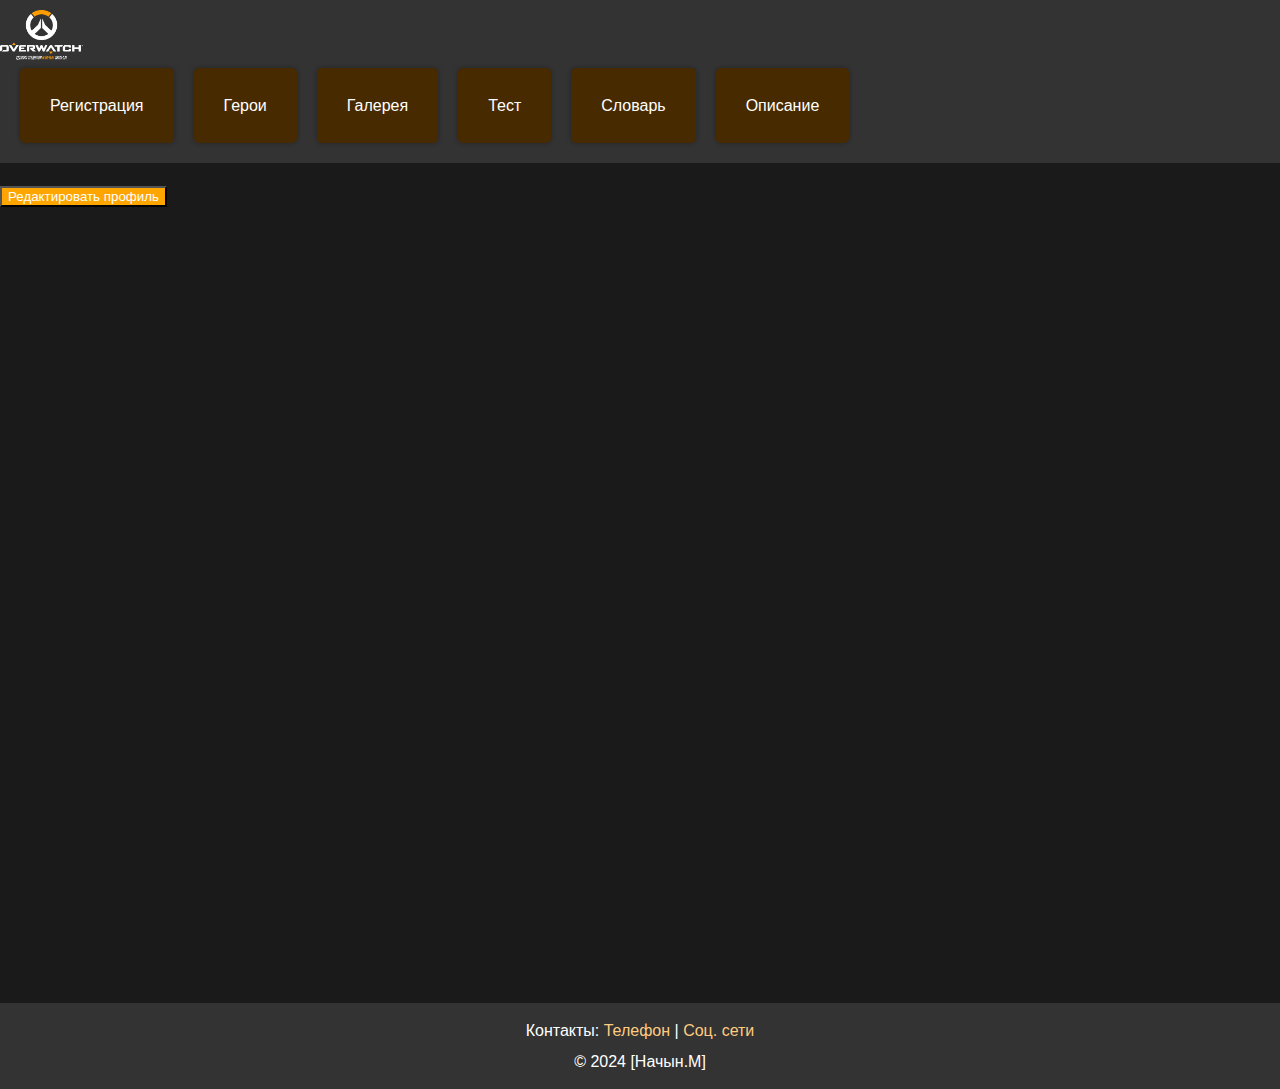
<file: index.html>
<!DOCTYPE html>
<html lang="ru">

<head>
    <meta charset="UTF-8">
    <meta name="viewport" content="width=device-width, initial-scale=1.0">
    <title>Профиль</title>
    <link rel="stylesheet" href="style.css">
</head>

<body>
    <header>
        <div id="logo">
            <img src="img/your-logo.png" alt="Your Logo">
        </div>
        <nav>
            <ul>
                <li><a href="index.html" id="current">Регистрация</a></li>
                <li><a href="heroes.html">Герои</a></li>
                <li><a href="gallery.html">Галерея</a></li>
                <li><a href="test.html">Тест</a></li>
                <li><a href="glossary.html">Словарь</a></li>
                <li><a href="description.html">Описание</a></li>
            </ul>
        </nav>
    </header>
    <div id="registrationModal" class="modal">
        <div class="modal-content">
            <span class="close-modal">&times;</span>
            <h2>Регистрация</h2>
            <div class="slide">
                <form name="auth" novalidate id="registrationForm">
                    <div>
                        <label for="nameInput">Имя</label>
                        <input type="text" id="nameInput" name="name" pattern="^[А-ЯЁ][а-яё]+" required>
                    </div>
                    <div>
                        <label for="dateInput">Дата рождения</label>
                        <input type="date" name="date" id="dateInput" min="1900-01-01" max="2024-11-02" required>
                    </div>
                    <div>
                        <label>Пол:</label><br>
                        <input type="radio" name="gender" value="Мужской" checked="true"> Мужской<br>
                        <input type="radio" name="gender" value="Женский"> Женский<br>
                    </div>
                    <input type="submit" value="Зарегистрироваться">
                </form>
            </div>
        </div>
    </div>

    <main>
        <div id="profile-slide" class="profile-slide">
            <div class="profile-info">
                <div id="name"></div>
                <div id="date"></div>
                <div id="gender"></div>
                <button id="editProfile">Редактировать профиль</button>
            </div>
        </div>

        <div id="editForm" style="display:none;" class="modal">
            <div class="modal-content">
                <span class="close-modal">&times;</span>
                <h2>Редактирование профиля</h2>
                <form id="editForm">
                    <div>
                        <label for="editName">Имя</label>
                        <input type="text" id="editName" pattern="^[А-ЯЁ][а-яё]+" required>
                    </div>
                    <div>
                        <label for="editDate">Дата рождения</label>
                        <input type="date" id="editDate" min="1900-01-01" max="2024-11-02" required>
                    </div>
                    <div>
                        <label>Пол:</label><br>
                        <input type="radio" id="editGenderMale" name="editGender" value="мужской" checked> Мужской<br>
                        <input type="radio" id="editGenderFemale" name="editGender" value="женский"> Женский<br>
                    </div>
                    <input type="submit" value="Сохранить изменения">
                </form>
            </div>
        </div>
    </main>
    <footer>
        <div>Контакты: <a href="tel:+7945582409">Телефон</a> | <a href="#">Соц. сети</a></div>
        <div>&copy; 2024 [Начын.М]</div>
    </footer>
    <script src="script.js"></script>
</body>

</html>
</file>
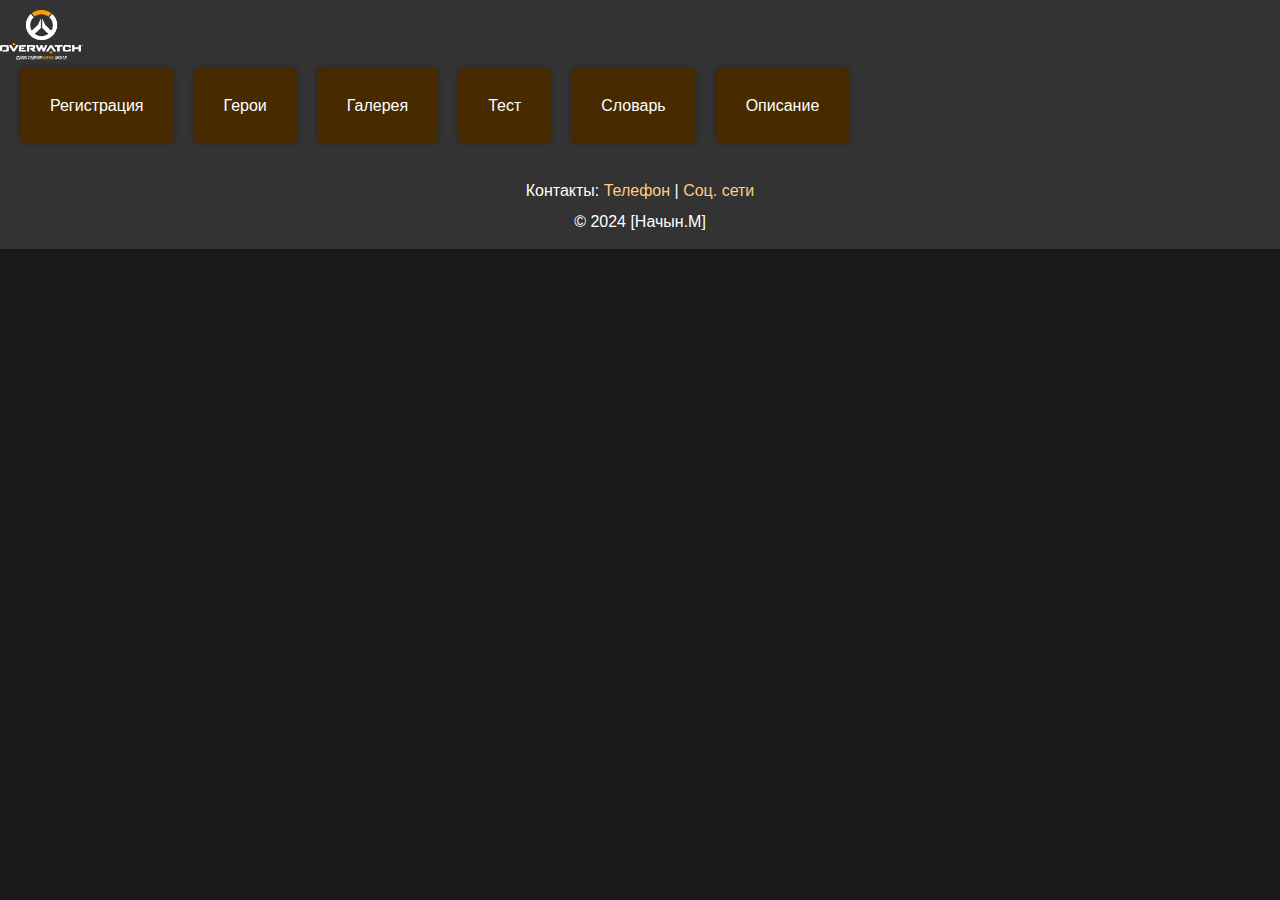
<file: description.html>
<!DOCTYPE html>
<html lang="ru">

<head>
    <meta charset="UTF-8">
    <meta name="viewport" content="width=device-width, initial-scale=1.0">
    <title>Overwatch 2 - описание</title>
    <link rel="stylesheet" href="style.css">
</head>

<body>

    <header>
        <div id="logo">
            <img src="img/your-logo.png" alt="Your Logo">
        </div>
        <nav>
            <ul>
                <li><a href="index.html">Регистрация</a></li>
                <li><a href="heroes.html">Герои</a></li>
                <li><a href="gallery.html">Галерея</a></li>
                <li><a href="test.html">Тест</a></li>
                <li><a href="glossary.html">Словарь</a></li>
                <li><a href="description.html" id="current">Описание</a></li>
            </ul>
        </nav>
    </header>
    <main id="content">
        <div class="tabs">
            <button class="tab-button active" data-tab="overview">Обзор</button>
            <button class="tab-button" data-tab="modes">Режимы игры</button>
            <button class="tab-button" data-tab="maps">Карты</button>
        </div>
        <div class="tab-content active" id="overview">
            <h2>Добро пожаловать на Overwatch 2!</h2>
            <p>Overwatch 2 - это динамичный шутер от первого лица с большим количеством героев, уникальными
                способностями и разнообразными режимами игры. Наслаждайтесь захватывающим геймплеем и дружелюбной
                атмосферой с друзьями!</p>
            <img src="img/ow2_cover.jpg" alt="Overwatch 2">
            <p>Здесь вы найдёте всё необходимое, чтобы узнать о мире Overwatch 2: от подробных описаний героев до
                стратегий в различных режимах.</p>
        </div>
        <div class="tab-content" id="modes">
            <h2>Режимы игры Overwatch 2</h2>
            <p>Наслаждайтесь захватывающими режимами, каждый из которых требует определенной стратегии и умений.</p>
            <ul>
                <li><strong>Захват точек:</strong> Классический режим, где команды соревнуются в захвате и удержании
                    контрольных точек.</li>
                <li><strong>Сопровождение:</strong> Команды соревнуются в доставке груза по карте.</li>
                <li><strong>Битва:</strong> Быстрый и динамичный режим с простыми правилами.</li>
                <li><strong>Командные бои:</strong> Много новых режимов с уникальными правилами!</li>
                <li><strong>Аркады:</strong> Множество разнообразных аркадных режимов, где вы можете испытать всё!</li>
            </ul>
        </div>
        <div class="tab-content" id="heroes">
            <h2>Герои Overwatch 2</h2>
            <p>Узнайте о каждом герое и выберите себе нового фаворита!</p>
        </div>
    </main>
    <footer>
        <div>Контакты: <a href="tel:+7945582409">Телефон</a> | <a href="#">Соц. сети</a></div>
        <div>&copy; 2024 [Начын.М]</div>
    </footer>
    <script src="script.js"></script>
</body>

</html>
</file>
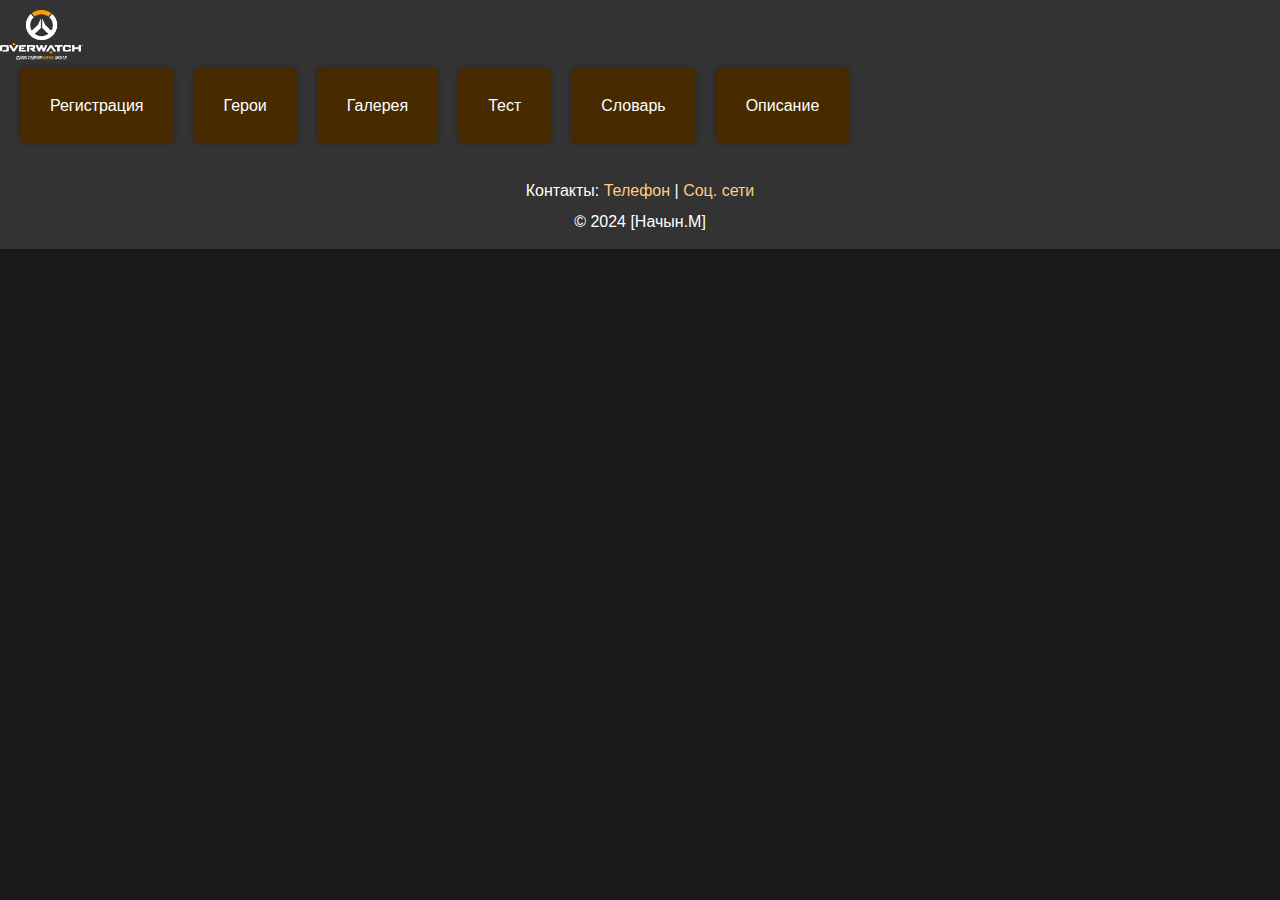
<file: gallery.html>
<!DOCTYPE html>
<html lang="en">

<head>
    <meta charset="UTF-8">
    <title>Overwatch 2 - Gallery</title>
    <link rel="stylesheet" href="style.css">
</head>

<body>
    <header>
        <div id="logo">
            <img src="img/your-logo.png" alt="Your Logo">
        </div>
        <nav>
            <ul>
                <li><a href="index.html">Регистрация</a></li>
                <li><a href="heroes.html">Герои</a></li>
                <li><a href="gallery.html" id="current">Галерея</a></li>
                <li><a href="test.html">Тест</a></li>
                <li><a href="glossary.html">Словарь</a></li>
                <li><a href="description.html">Описание</a></li>
            </ul>
        </nav>
    </header>
    <main id="content">
        <h1>Галерея изображений Overwatch 2</h1>
        <div class="gallery-container">
            <button id="prevButton" class="gallery-button">
                <span>назад</span>
            </button>
            <div class="gallery-slide">
                <div class="gallery-images">
                    <img src="img/umg/image1.jpg" alt="Image 1">
                    <img src="img/umg/image2.jpg" alt="Image 2">
                    <img src="img/umg/image3.jpg" alt="Image 3">
                    <img src="img/umg/image4.jpg" alt="Image 4">
                    <img src="img/umg/image5.jpg" alt="Image 5">
                    <img src="img/umg/image6.jpg" alt="Image 6">
                    <img src="img/umg/image7.jpg" alt="Image 7">
                    <img src="img/umg/image8.jpg" alt="Image 8">
                    <img src="img/umg/image9.jpg" alt="Image 9">
                    <img src="img/umg/image10.jpg" alt="Image 10">
                </div>
            </div>
            <button id="nextButton" class="gallery-button">
                <span>вперёд</span>
            </button>
        </div>
    </main>
    <footer>
        <div>Контакты: <a href="tel:+7945582409">Телефон</a> | <a href="#">Соц. сети</a></div>
        <div>&copy; 2024 [Начын.М]</div>
    </footer>
    <script src="script.js"></script>
</body>

</html>
</file>
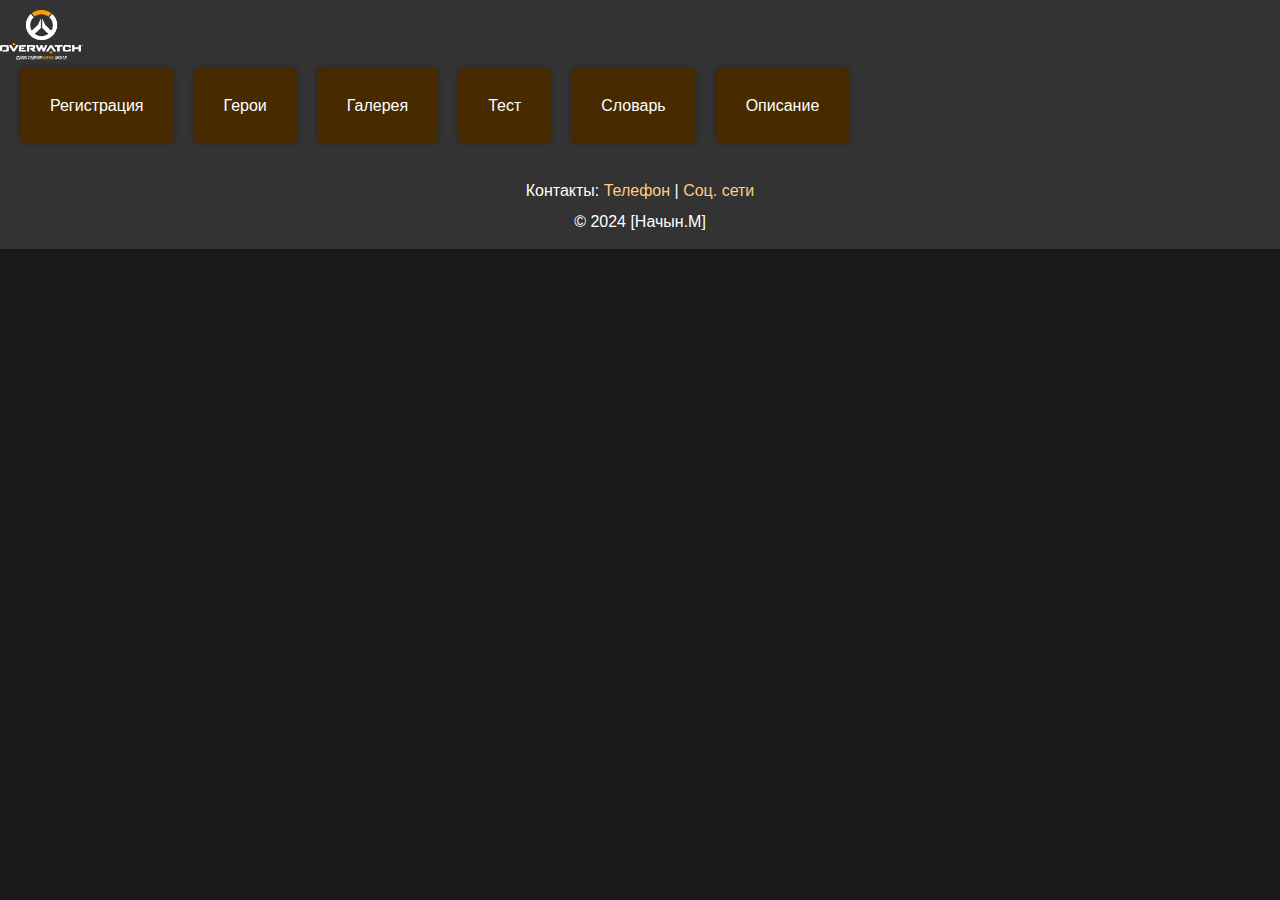
<file: glossary.html>
<!DOCTYPE html>
<html lang="en">

<head>
    <meta charset="UTF-8">
    <title>Overwatch 2 - Glossary</title>
    <link rel="stylesheet" href="style.css">
</head>

<body>
    <header>
        <div id="logo">
            <img src="img/your-logo.png" alt="Your Logo">
        </div>
        <nav>
            <ul>
                <li><a href="index.html">Регистрация</a></li>
                <li><a href="heroes.html">Герои</a></li>
                <li><a href="gallery.html">Галерея</a></li>
                <li><a href="test.html">Тест</a></li>
                <li><a href="glossary.html" id="current">Словарь</a></li>
                <li><a href="description.html">Описание</a></li>
            </ul>
        </nav>
    </header>
    <main id="content">
        <h1>Словарь терминов Overwatch 2</h1>
        <input type="text" id="search-term" placeholder="Поиск термина...">
        <button id="search-button">Поиск</button>
        <button id="end-search-button" style="display: none;">Закончить поиск</button>
        <ul id="glossary-list">
            <li>
                <span class="term">Танк</span>
                <span class="definition">Герой с большим запасом здоровья, способный защищать команду.</span>
            </li>
            <li>
                <span class="term">Урон</span>
                <span class="definition">Герой, способный наносить значительное количество урона противникам.</span>
            </li>
            <li>
                <span class="term">Поддержка</span>
                <span class="definition">Герой, способный лечить союзников или помогать команде другими
                    способами.</span>
            </li>
            <li>
                <span class="term">Хитскан</span>
                <span class="definition">Герой, у которого пули моментально попадают в цель, без траектории.</span>
            </li>
            <li>
                <span class="term">Контрпик</span>
                <span class="definition">Герой, который эффективен против определённого героя.</span>
            </li>
            <li>
                <span class="term">Спам</span>
                <span class="definition">Повторяющиеся действия или умения с целью нанести урон.</span>
            </li>
            <li>
                <span class="term">Фланкер</span>
                <span class="definition">Герой, который обходит врага с фланга для атаки.</span>
            </li>
            <li>
                <span class="term">Пик</span>
                <span class="definition">Выбор определённого героя.</span>
            </li>
            <li>
                <span class="term">Ульта</span>
                <span class="definition">Мощное умение героя, которое нужно заряжать.</span>
            </li>
            <li>
                <span class="term">КД</span>
                <span class="definition">Время перезарядки умения.</span>
            </li>
        </ul>
    </main>
    <footer>
        <div>Контакты: <a href="tel:+7945582409">Телефон</a> | <a href="#">Соц. сети</a></div>
        <div>&copy; 2024 [Начын.М]</div>
    </footer>
    <script src="script.js"></script>
</body>

</html>
</file>
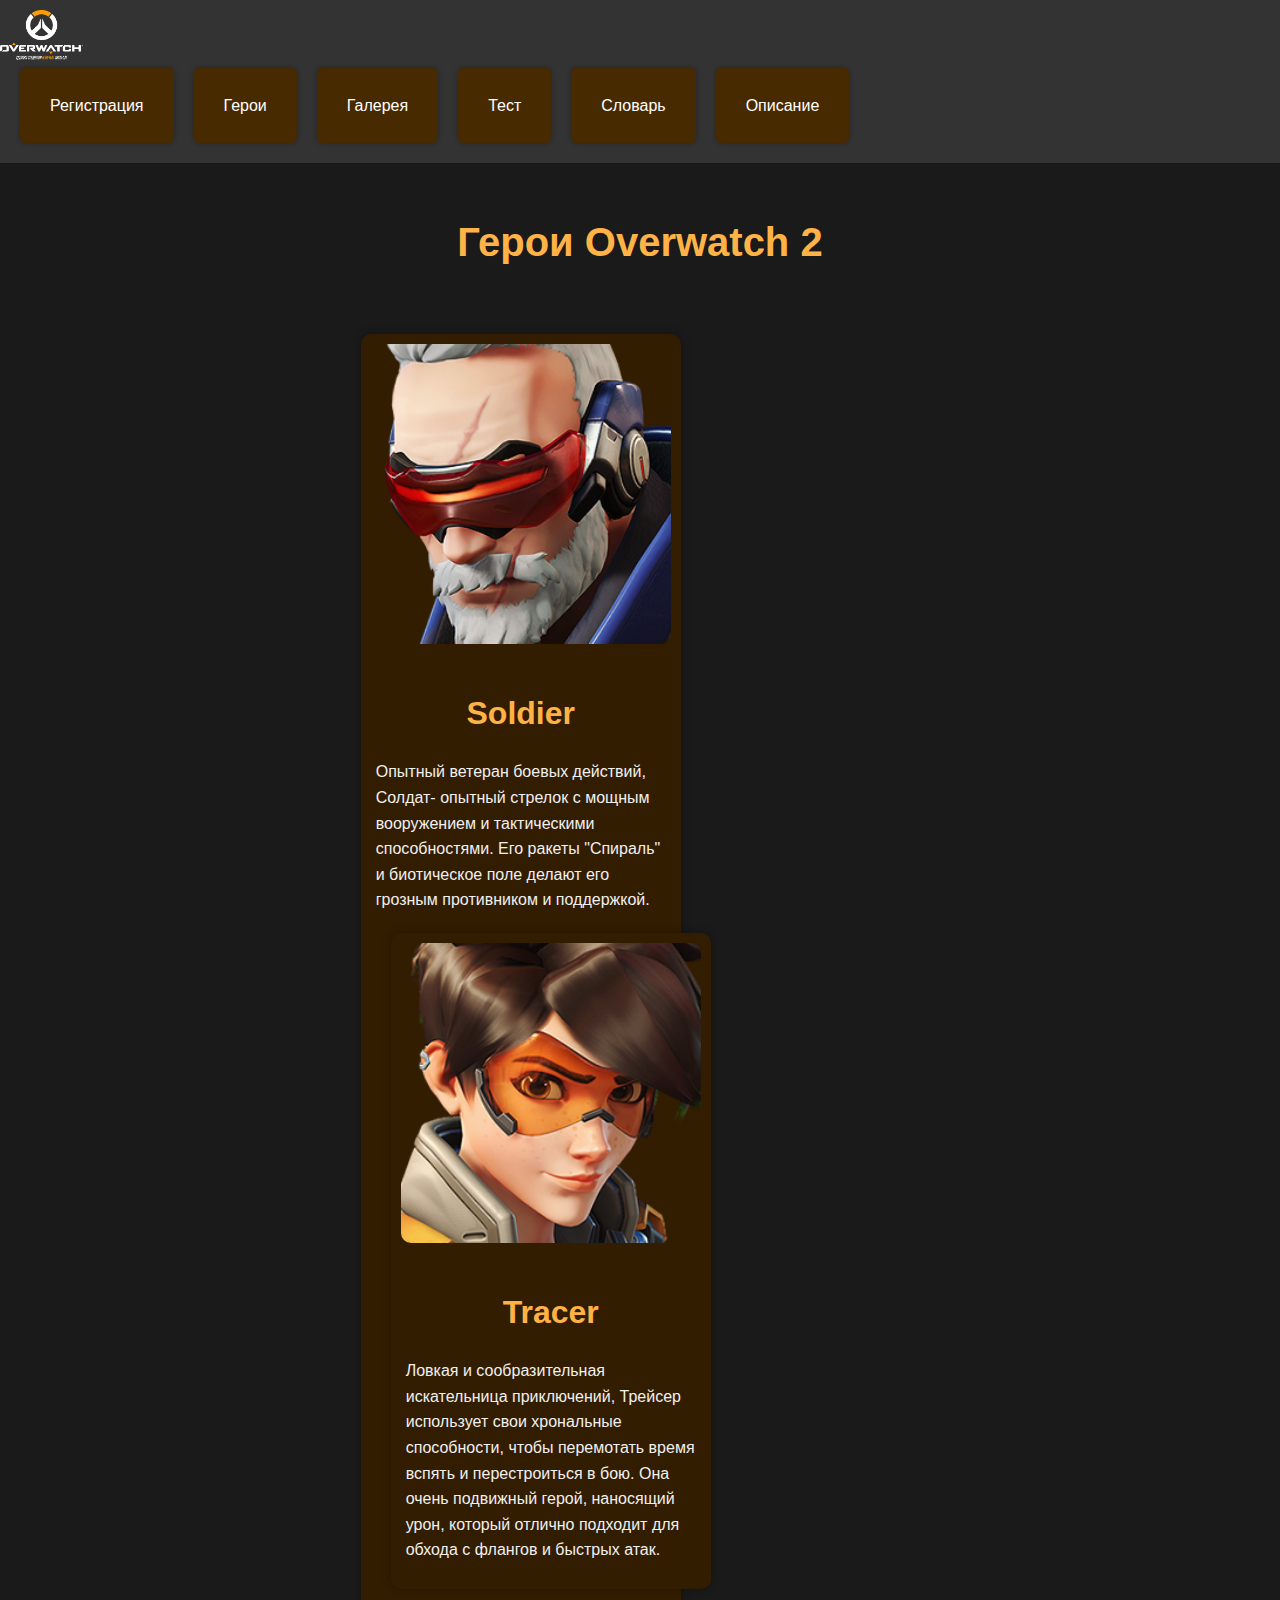
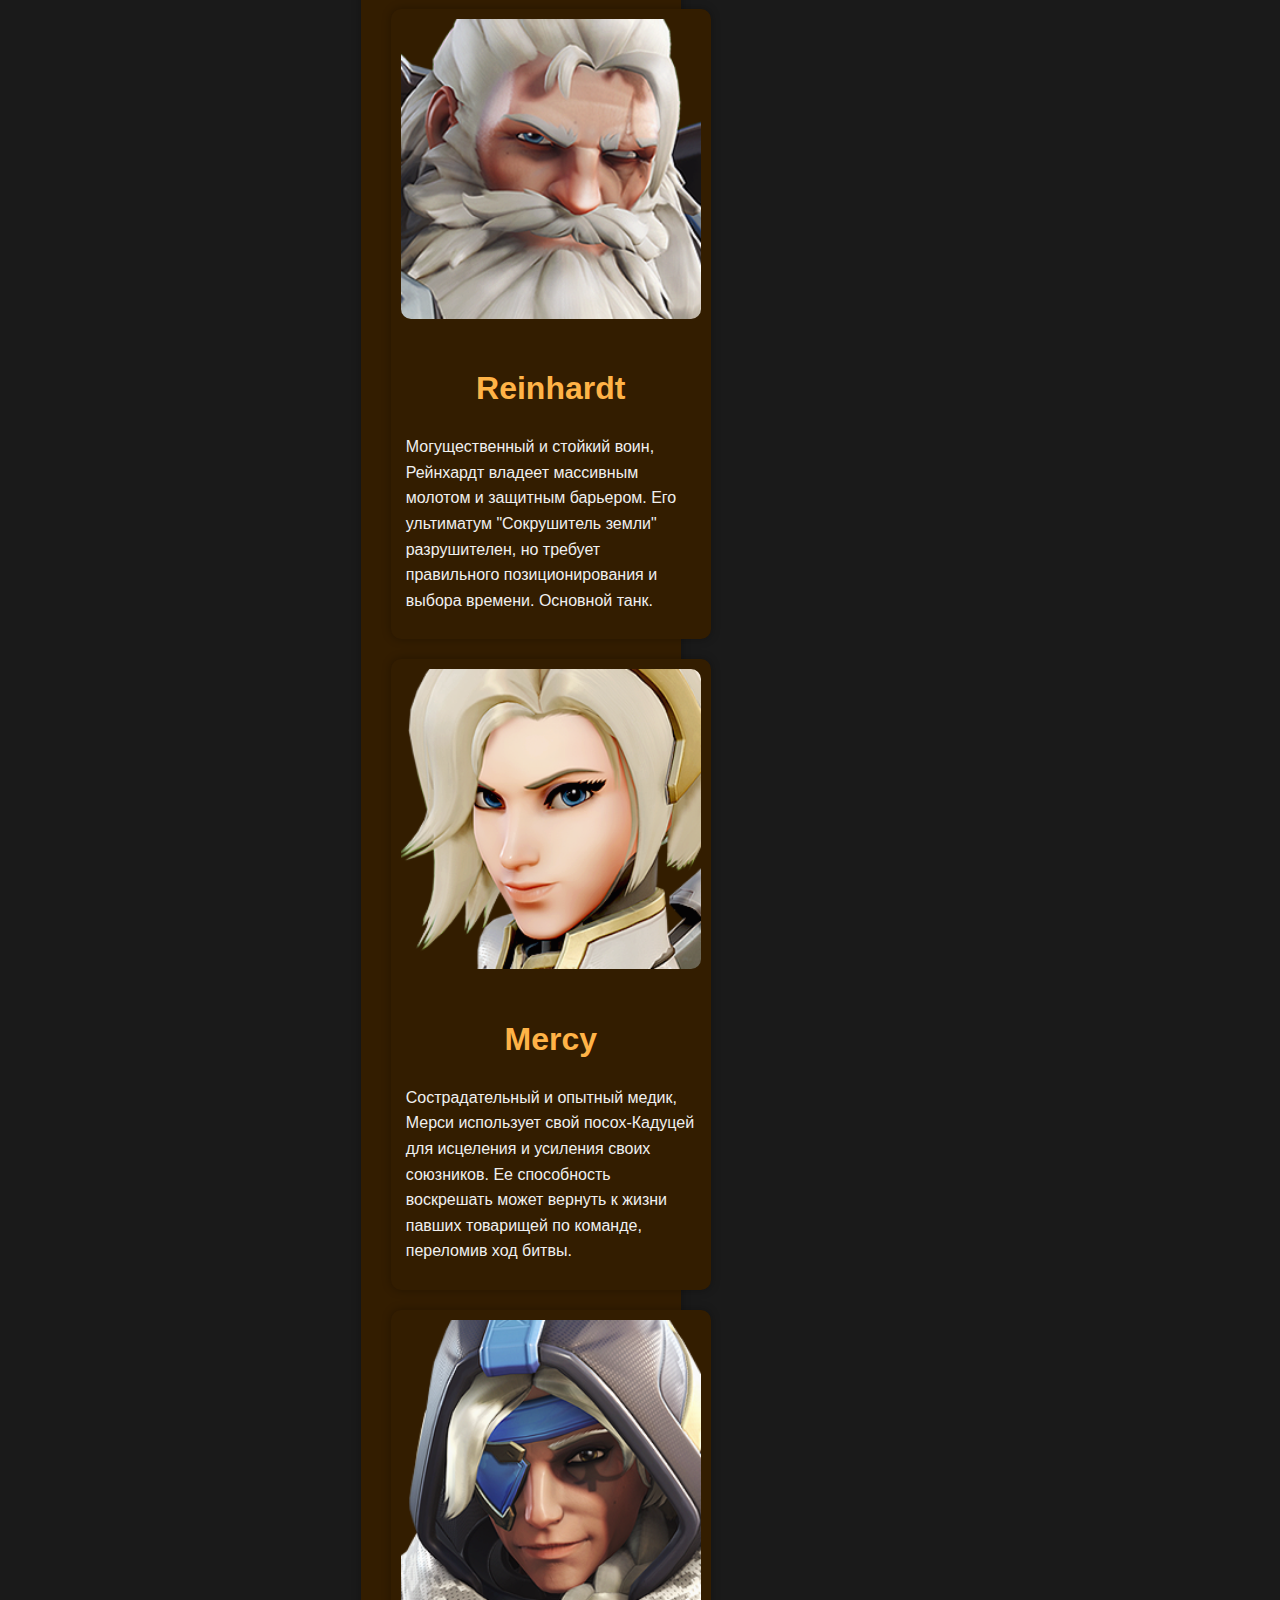
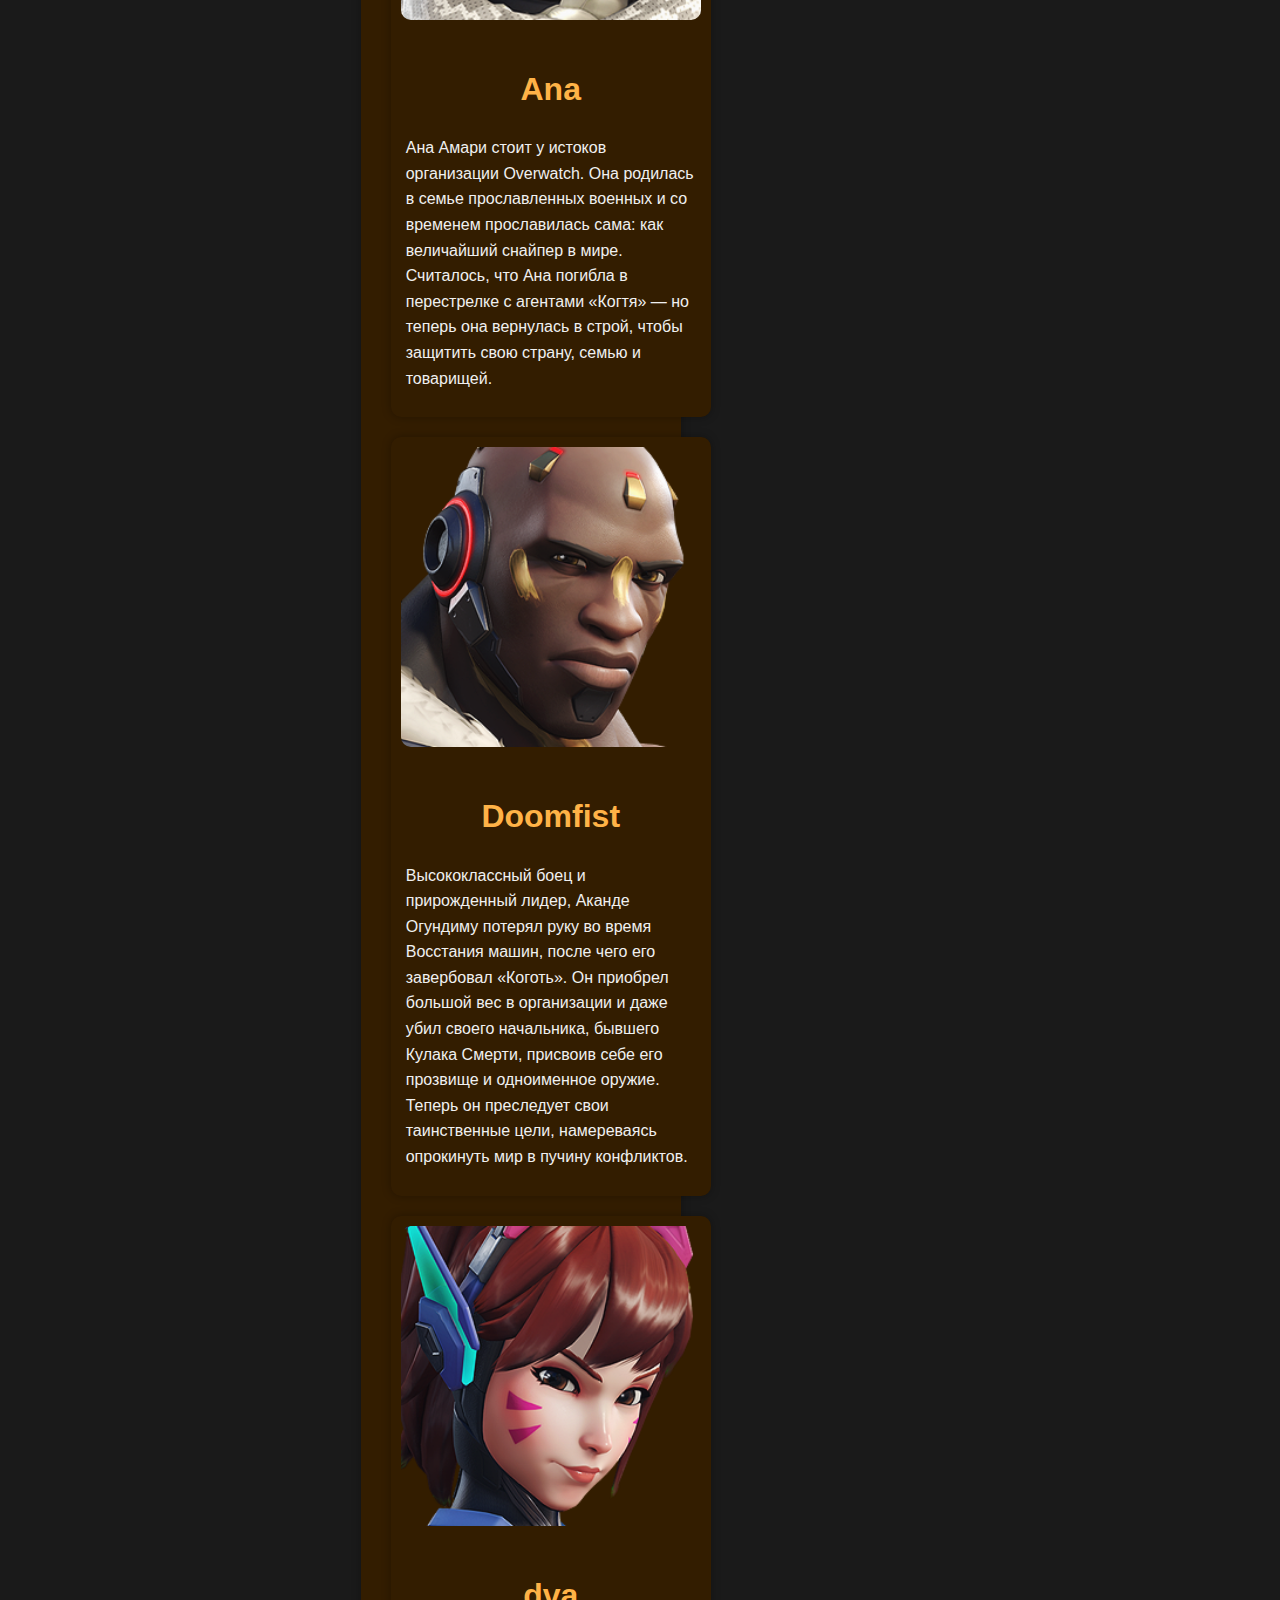
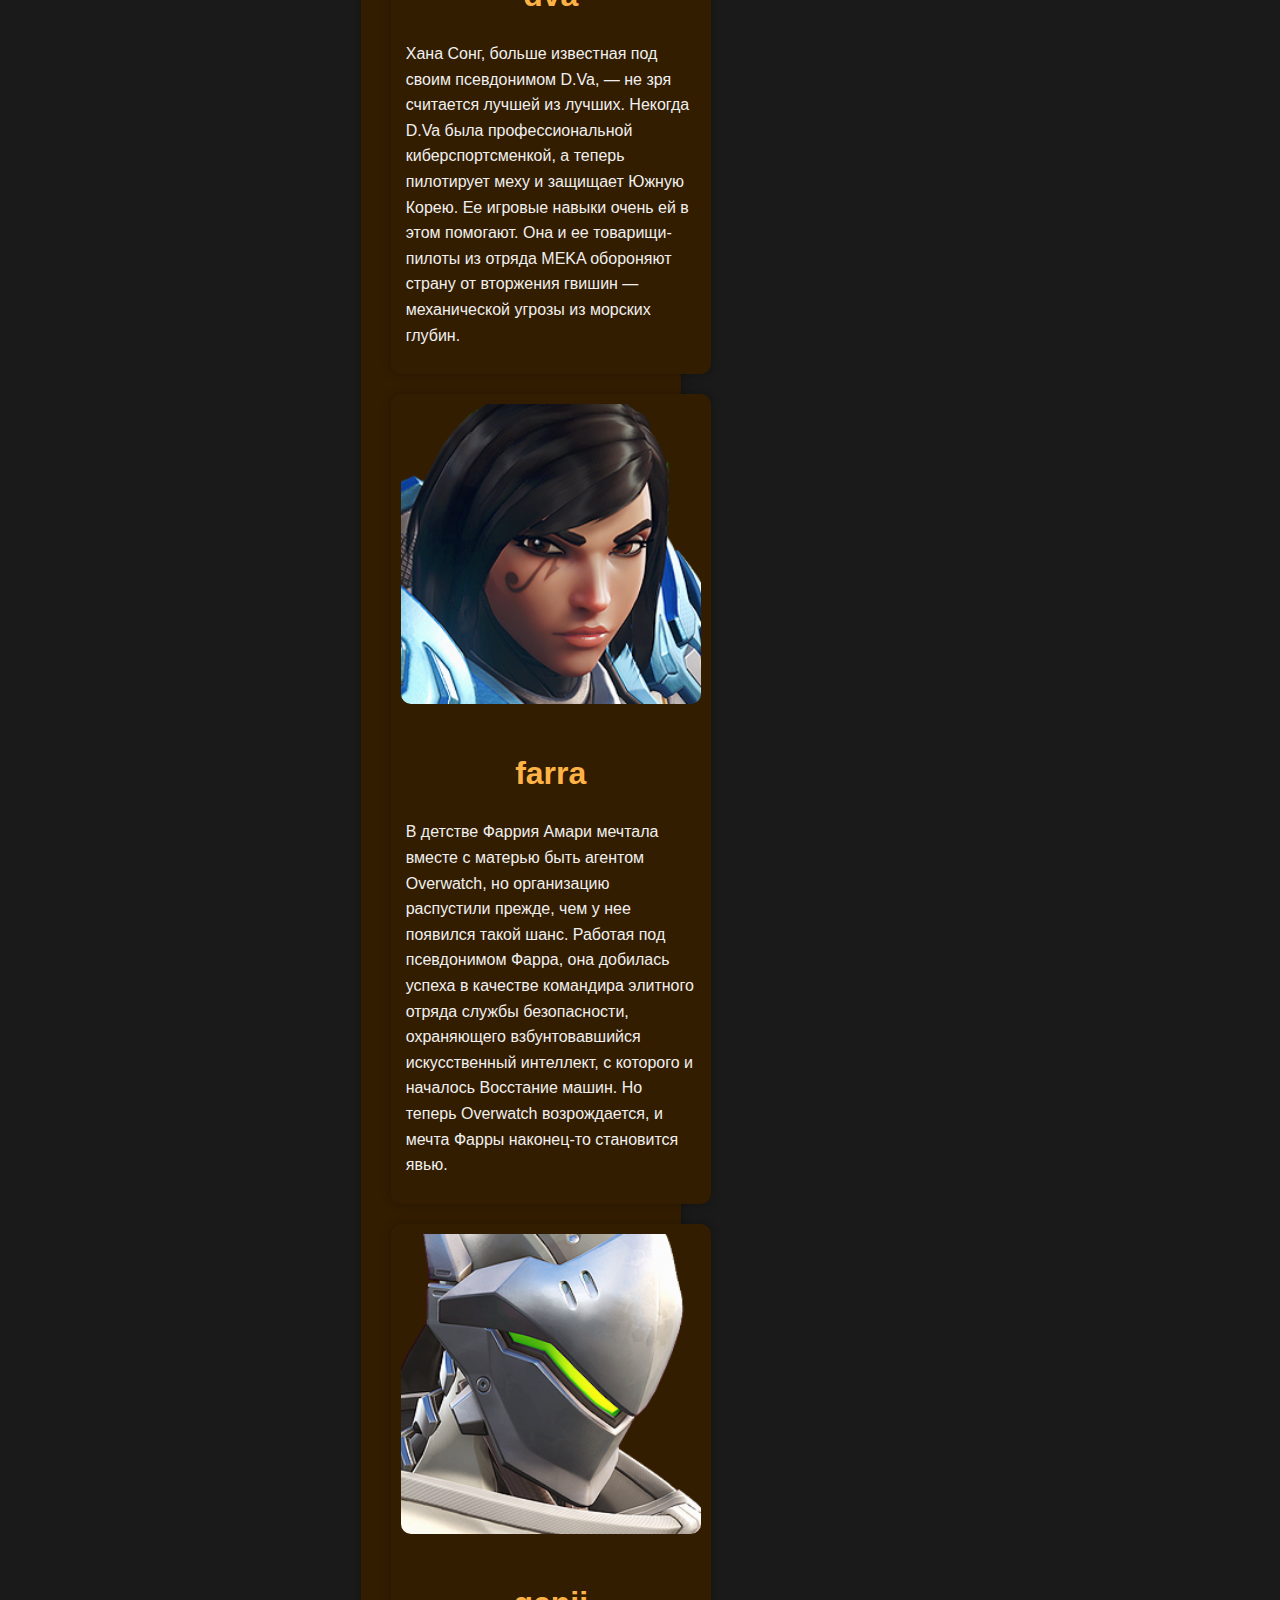
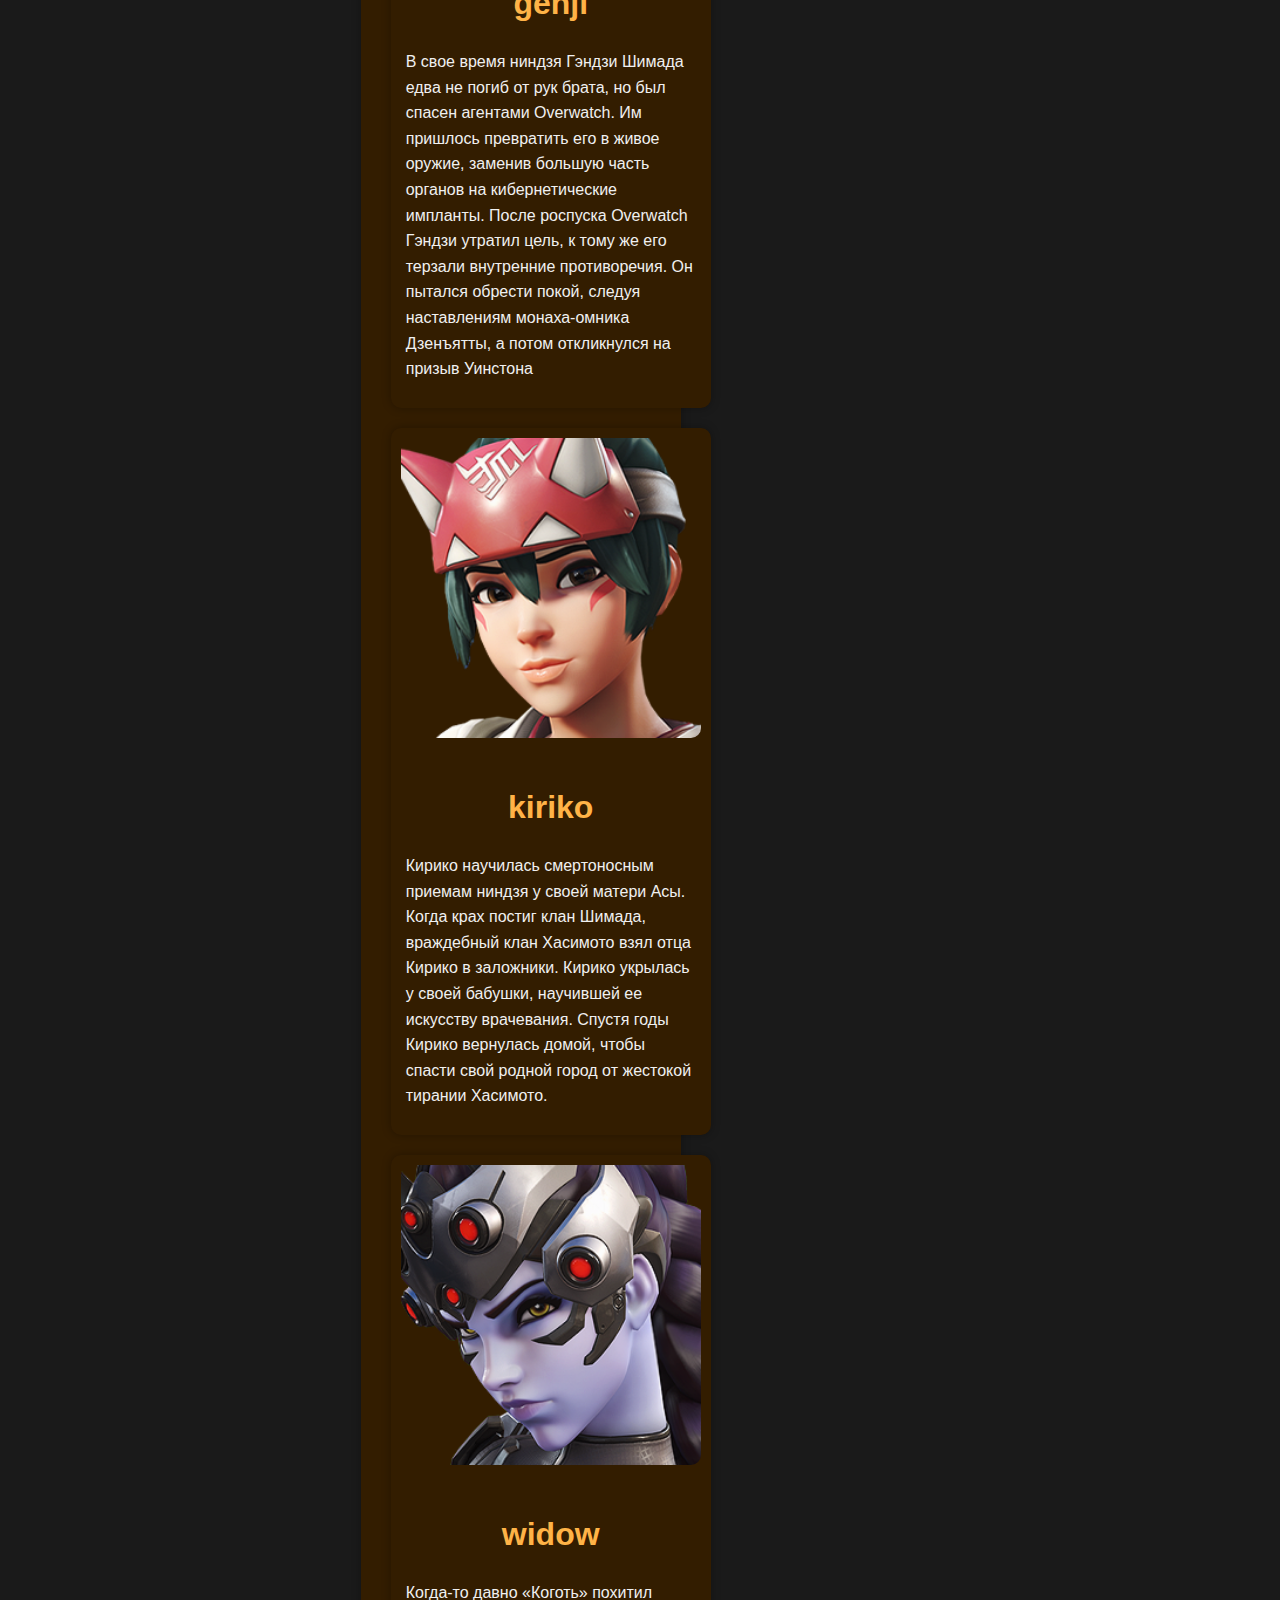
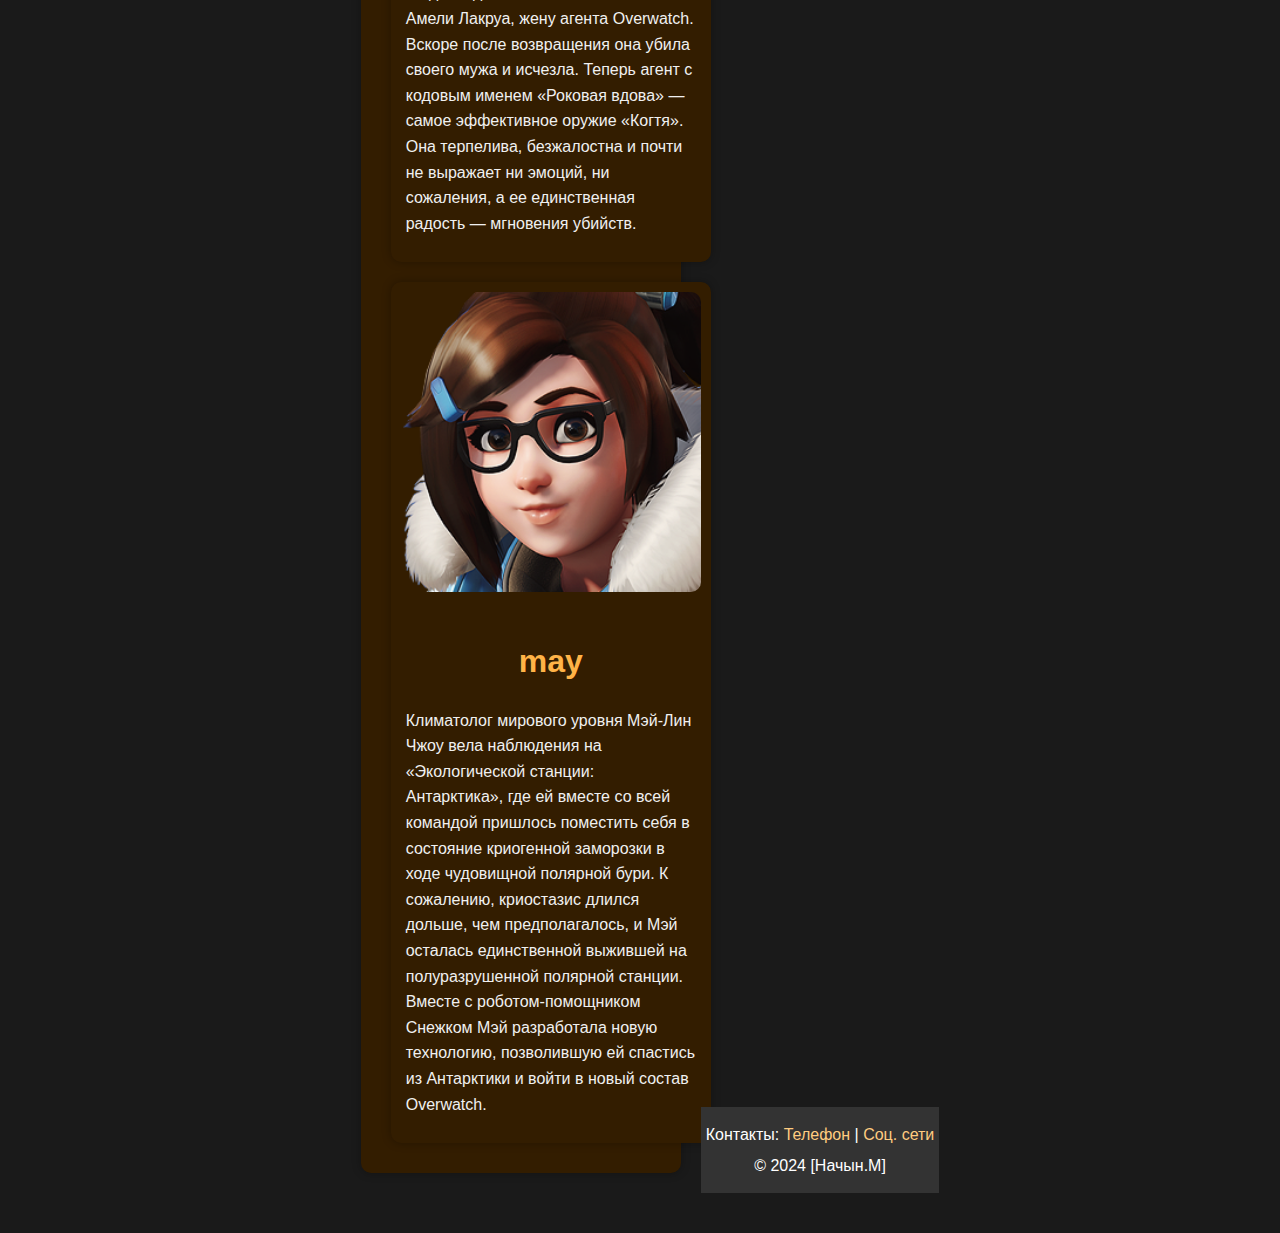
<file: heroes.html>
<!DOCTYPE html>
<html lang="en">

<head>
    <meta charset="UTF-8">
    <title>Overwatch 2 - Heroes</title>
    <link rel="stylesheet" href="style.css">
</head>

<body>
    <header>
        <div id="logo">
            <img src="img/your-logo.png" alt="Your Logo">
        </div>
        <nav>
            <ul>
                <li><a href="index.html">Регистрация</a></li>
                <li><a href="heroes.html" id="current">Герои</a></li>
                <li><a href="gallery.html">Галерея</a></li>
                <li><a href="test.html">Тест</a></li>
                <li><a href="glossary.html">Словарь</a></li>
                <li><a href="description.html">Описание</a></li>
            </ul>
        </nav>
    </header>
    <main id="content">
        <h1>Герои Overwatch 2</h1>
        <div class="heroes-container">
            <div class="hero-block">
                <div class="hero">
                    <img src="img/hero/soldier.png" alt="Soldier">
                    <h2>Soldier</h2>
                    <p>Опытный ветеран боевых действий, Солдат- опытный стрелок с мощным вооружением и тактическими
                        способностями. Его ракеты "Спираль" и биотическое поле делают его грозным противником и
                        поддержкой.</p>
                    <div class="hero">
                        <img src="img/hero/tracer.png" alt="Tracer">
                        <h2>Tracer</h2>
                        <p>Ловкая и сообразительная искательница приключений, Трейсер использует свои хрональные
                            способности, чтобы перемотать время вспять и перестроиться в бою. Она очень подвижный герой,
                            наносящий урон, который отлично подходит для обхода с флангов и быстрых атак.</p>
                    </div>
                    <div class="hero">
                        <img src="img/hero/reinhardt.png" alt="Reinhardt">
                        <h2>Reinhardt</h2>
                        <p>Могущественный и стойкий воин, Рейнхардт владеет массивным молотом и защитным барьером. Его
                            ультиматум "Сокрушитель земли" разрушителен, но требует правильного позиционирования и
                            выбора
                            времени. Основной танк.</p>
                    </div>
                    <div class="hero">
                        <img src="img/hero/mercy.png" alt="Mercy">
                        <h2>Mercy</h2>
                        <p>Сострадательный и опытный медик, Мерси использует свой посох-Кадуцей для исцеления и усиления
                            своих союзников. Ее способность воскрешать может вернуть к жизни павших товарищей по
                            команде,
                            переломив ход битвы.</p>
                    </div>
                    <div class="hero">
                        <img src="img/hero/ana.png" alt="Ana">
                        <h2>Ana</h2>
                        <p>Ана Амари стоит у истоков организации Overwatch. Она родилась в семье прославленных военных и
                            со
                            временем прославилась сама: как величайший снайпер в мире.
                            Считалось, что Ана погибла в перестрелке с агентами «Когтя» — но теперь она вернулась в
                            строй, чтобы
                            защитить свою страну, семью и товарищей.</p>
                    </div>
                    <div class="hero">
                        <img src="img/hero/Doomfist.png" alt="Doomfist">
                        <h2>Doomfist</h2>
                        <p>Высококлассный боец и прирожденный лидер, Аканде Огундиму потерял руку во время Восстания
                            машин,
                            после чего его завербовал «Коготь». Он приобрел большой вес в организации и даже убил своего
                            начальника,
                            бывшего Кулака Смерти, присвоив себе его прозвище и одноименное оружие. Теперь он преследует
                            свои
                            таинственные цели, намереваясь опрокинуть мир в пучину конфликтов.</p>
                    </div>
                    <div class="hero">
                        <img src="img/hero/dva.png" alt="dva">
                        <h2>dva</h2>
                        <p>Хана Сонг, больше известная под своим псевдонимом D.Va, — не зря считается лучшей из лучших.
                            Некогда
                            D.Va была профессиональной киберспортсменкой, а теперь пилотирует меху и защищает Южную
                            Корею.
                            Ее игровые навыки очень ей в этом помогают. Она и ее товарищи-пилоты из отряда MEKA
                            обороняют страну
                            от вторжения гвишин — механической угрозы из морских глубин.</p>
                    </div>
                    <div class="hero">
                        <img src="img/hero/farra.png" alt="farra">
                        <h2>farra</h2>
                        <p>В детстве Фаррия Амари мечтала вместе с матерью быть агентом Overwatch, но организацию
                            распустили
                            прежде, чем у нее появился такой шанс. Работая под псевдонимом Фарра, она добилась успеха в
                            качестве
                            командира элитного отряда службы безопасности,
                            охраняющего взбунтовавшийся искусственный интеллект, с которого и началось Восстание машин.
                            Но
                            теперь Overwatch возрождается, и мечта Фарры наконец-то становится явью.</p>
                    </div>
                    <div class="hero">
                        <img src="img/hero/genji.png" alt="genji">
                        <h2>genji</h2>
                        <p>В свое время ниндзя Гэндзи Шимада едва не погиб от рук брата, но был спасен агентами
                            Overwatch. Им
                            пришлось превратить его в живое оружие, заменив большую часть органов на кибернетические
                            импланты.
                            После роспуска Overwatch Гэндзи утратил цель,
                            к тому же его терзали внутренние противоречия. Он пытался обрести покой, следуя наставлениям
                            монаха-омника Дзенъятты, а потом откликнулся на призыв Уинстона</p>
                    </div>
                    <div class="hero">
                        <img src="img/hero/kiriko.png" alt="kiriko">
                        <h2>kiriko</h2>
                        <p>Кирико научилась смертоносным приемам ниндзя у своей матери Асы. Когда крах постиг клан
                            Шимада,
                            враждебный клан Хасимото взял отца Кирико в заложники. Кирико укрылась у своей бабушки,
                            научившей ее искусству врачевания. Спустя годы Кирико вернулась домой, чтобы спасти свой
                            родной
                            город от жестокой тирании Хасимото.</p>
                    </div>
                    <div class="hero">
                        <img src="img/hero/widow.png" alt="widow">
                        <h2>widow</h2>
                        <p>Когда-то давно «Коготь» похитил Амели Лакруа, жену агента Overwatch. Вскоре после возвращения
                            она
                            убила своего мужа и исчезла.
                            Теперь агент с кодовым именем «Роковая вдова» — самое эффективное оружие «Когтя». Она
                            терпелива,
                            безжалостна и почти не выражает ни эмоций,
                            ни сожаления, а ее единственная радость — мгновения убийств.</p>
                    </div>
                    <div class="hero">
                        <img src="img/hero/may.png" alt="may">
                        <h2>may</h2>
                        <p>Климатолог мирового уровня Мэй-Лин Чжоу вела наблюдения на «Экологической станции:
                            Антарктика»,
                            где ей вместе со всей командой пришлось поместить себя в состояние криогенной заморозки в
                            ходе
                            чудовищной полярной бури. К сожалению, криостазис длился дольше,
                            чем предполагалось, и Мэй осталась единственной выжившей на полуразрушенной полярной
                            станции. Вместе
                            с роботом-помощником Снежком Мэй разработала новую технологию,
                            позволившую ей спастись из Антарктики и войти в новый состав Overwatch.</p>
                    </div>
                </div>
            </div>
            <footer>
                <div>Контакты: <a href="tel:+7945582409">Телефон</a> | <a href="#">Соц. сети</a></div>
                <div>&copy; 2024 [Начын.М]</div>
            </footer>
</body>

</html>
</file>
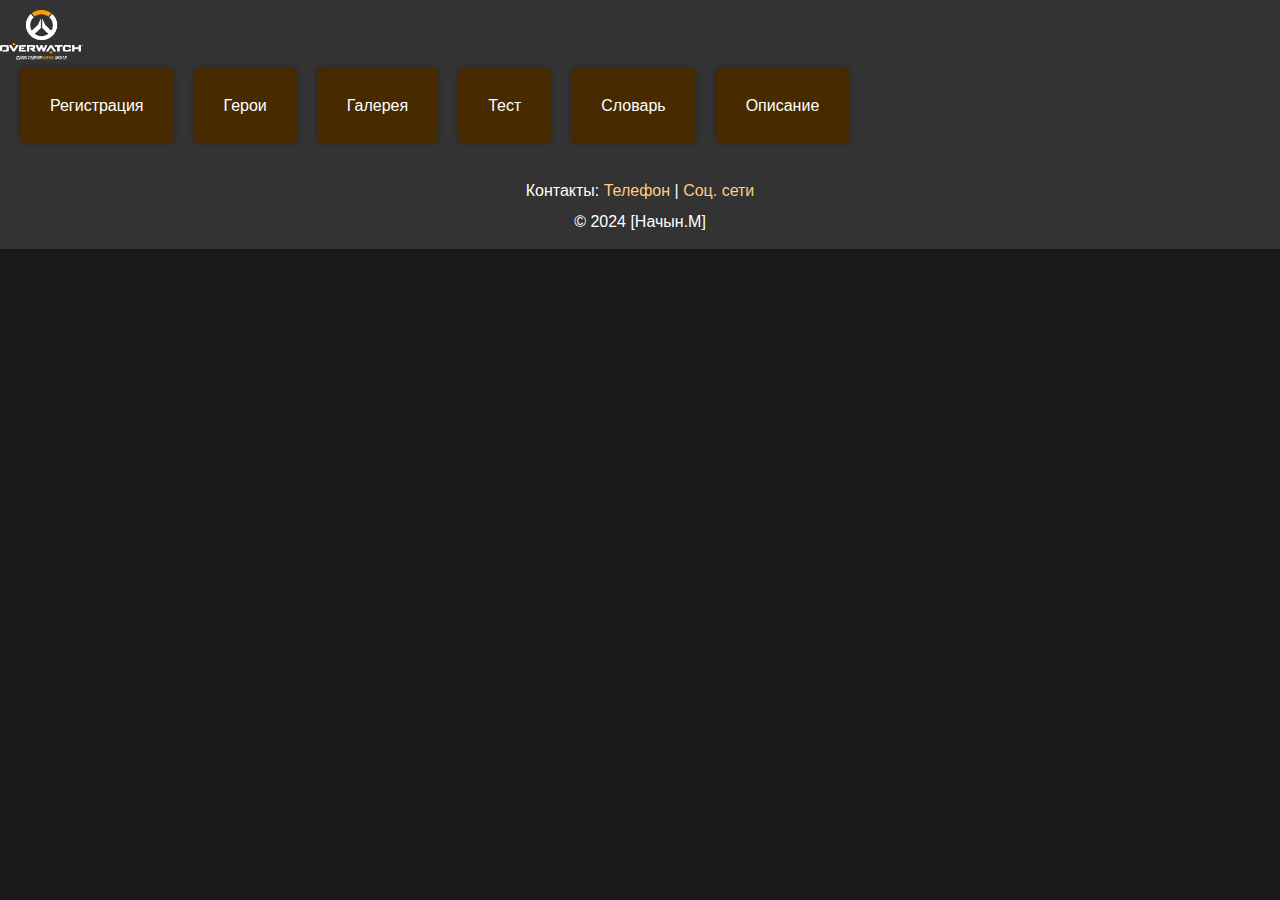
<file: test.html>
<!DOCTYPE html>
<html lang="en">

<head>
    <meta charset="UTF-8">
    <title>Overwatch 2 - Test</title>
    <link rel="stylesheet" href="style.css">
</head>

<body>
    <header>
        <div id="logo">
            <img src="img/your-logo.png" alt="Your Logo">
        </div>
        <nav>
            <ul>
                <li><a href="index.html">Регистрация</a></li>
                <li><a href="heroes.html">Герои</a></li>
                <li><a href="gallery.html">Галерея</a></li>
                <li><a href="test.html" id="current">Тест</a></li>
                <li><a href="glossary.html">Словарь</a></li>
                <li><a href="description.html">Описание</a></li>
            </ul>
        </nav>
    </header>
    <main id="content">
        <h1>Тест по Overwatch 2</h1>
        <form id="quiz">
            <div>
                <p>1. Какой герой использует импульсную винтовку?</p>
                <input type="text" name="q1" id="q1-1"> <label for="q1-1"></label>
            </div>
            <div>
                <p>2. Каковы основные способности Рейнхардта?</p>
                <input type="text" name="q2" id="q2-2"> <label for="q2-2"></label>
            </div>
            <div>
                <p>3. К какому типу героев относится Мерси?</p>
                <label><input type="radio" name="q3" value="A"> A. Танк</label><br>
                <label><input type="radio" name="q3" value="B"> B. Дамагер</label><br>
                <label><input type="radio" name="q3" value="C"> C. Поддержка</label><br>
                <label><input type="radio" name="q3" value="D"> D. Ни один из вышеперечисленных</label><br>
            </div>
            <div>
                <p>4. В каком году вышла игра Owerwath 2?</p>
                <label><input type="radio" name="q4" value="A"> A. 2016</label><br>
                <label><input type="radio" name="q4" value="B"> B. 2015</label><br>
                <label><input type="radio" name="q4" value="C"> C. 2017</label><br>
                <label><input type="radio" name="q4" value="D"> D. 2013</label><br>
            </div>
            <div>
                <p>5. Кто контр пик для Фарры?</p>
                <label><input type="radio" name="q5" value="A"> A. Гендзи</label><br>
                <label><input type="radio" name="q5" value="B"> B. Трейсер</label><br>
                <label><input type="radio" name="q5" value="C"> C. эш</label><br>
                <label><input type="radio" name="q5" value="D"> D. любые персонажы которые стреляют в даль</label><br>
            </div>
            <div>
                <p>6. Как зовут нового танка?</p>
                <label><input type="radio" name="q6" value="A"> A. Дуумфист</label><br>
                <label><input type="radio" name="q6" value="B"> B. азарт</label><br>
                <label><input type="radio" name="q6" value="C"> C. Раматтра</label><br>
                <label><input type="radio" name="q6" value="D"> D. Мауга</label><br>
            </div>
            <button id="checkTestButton">Проверить</button>
            <button id="resetTestButton">Начать заново</button>
            </div>
            <div id="results"></div>
    </main>
    <footer>
        <div>Контакты: <a href="tel:+7945582409">Телефон</a> | <a href="#">Соц. сети</a></div>
        <div>&copy; 2024 [Начын.М]</div>
    </footer>
    <script src="script.js"></script>
</body>

</html>
</file>
<file: style.css>
/* Общие стили */
body {
    font-family: 'Arial', sans-serif;
    margin: 0;
    padding: 0;
    background-color: #1a1a1a;
    color: #f0f0f0;
    line-height: 1.6;
}

.container {
    width: 90%;
    max-width: 1200px;
    margin: 0 auto;
    padding: 20px 0;
}

/* Заголовки */
h1,
h2,
h3 {
    color: #ffb347;
    text-align: center;
    margin-bottom: 20px;
}

h1 {
    font-size: 2.5em;
}

h2 {
    font-size: 2em;
}

h3 {
    font-size: 1.5em;
}

/* Стили для ссылок */
a {
    color: #ffcc80;
    text-decoration: none;
    transition: color 0.3s ease;
}

a:hover {
    color: #ffa500;
    text-decoration: underline;
}

/* Стили для меню */
header {
    background-color: #333;
    padding: 10px 0;
}

header .container {
    display: flex;
    justify-content: space-between;
    align-items: center;
}

#logo img {
    height: 50px;
}

nav ul {
    list-style: none;
    padding: 0;
    margin: 0;
    display: flex;
}

nav ul li {
    margin-left: 20px;
}

nav ul li a {
    color: white;
    padding: 10px 15px;
    border-radius: 5px;
    transition: background-color 0.3s ease;
}

nav ul li a.active {
    background-color: #ffa500;
}

nav ul li a:hover {
    background-color: #472a00;
    text-decoration: none;
}

/* Стили для main контента */
main {
    padding: 20px 0;
    min-height: calc(100vh - 100px);
}

main #content {
    background-color: #2c2c2c;
    padding: 20px;
    border-radius: 8px;
    box-shadow: 0 0 10px rgba(0, 0, 0, 0.3);
}

/* Стили для вкладок*/
.tabs {
    display: flex;
    justify-content: center;
    margin-bottom: 20px;
}

.tab-button {
    background-color: #472a00;
    color: white;
    border: none;
    padding: 10px 20px;
    cursor: pointer;
    margin: 0 5px;
    border-radius: 5px 5px 0 0;
    transition: background-color 0.3s ease;
}

.tab-button.active {
    background-color: #ffa500;
    color: white;
}

.tab-button:hover {
    background-color: #663300;
}

.tab-content {
    display: none;
    padding: 20px;
    background-color: #2c2c2c;
    border-radius: 0 0 8px 8px;
    box-shadow: 0 0 10px rgba(0, 0, 0, 0.3);
}

.tab-content.active {
    display: block;
}

/* Стили для форм*/
form {
    display: flex;
    flex-direction: column;
    max-width: 400px;
    margin: 0 auto;
    padding: 20px;
    background-color: #331d00;
    border-radius: 8px;
    box-shadow: 0 0 10px rgba(0, 0, 0, 0.3);
}

form div {
    margin-bottom: 10px;
}

form label {
    display: block;
    margin-bottom: 5px;
}

form input[type="text"],
form input[type="date"] {
    width: calc(100% - 22px);
    padding: 10px;
    border: 1px solid #663300;
    border-radius: 5px;
    box-sizing: border-box;
    margin-bottom: 10px;
    background-color: #472a00;
    color: white;
}

form input[type="radio"] {
    margin-right: 5px;
}

/* Стили для кнопок в тесте */
#quiz button {
    background-color: #ffa500;
    color: white;
}

#quiz button:hover {
    background-color: #e68a00;
}

/* Стили для кнопок в профиле*/
#editForm button,
#profile-slide button {
    background-color: #ffa500;
    color: white;
}

#editForm button:hover,
#profile-slide button:hover {
    background-color: #e68a00;
}

/* Стили для таблицы*/
table {
    width: 100%;
    border-collapse: collapse;
    margin-bottom: 20px;
}

th,
td {
    padding: 10px;
    border: 1px solid #663300;
    text-align: left;
}

th {
    background-color: #472a00;
    color: white;
}

/* Стили для списка */
ul {
    list-style: none;
    padding: 0;
}

li {
    background-color: #472a00;
    margin-bottom: 10px;
    padding: 15px;
    border-radius: 5px;
    box-shadow: 0 0 5px rgba(0, 0, 0, 0.3);
    display: flex;
    justify-content: space-between;
    align-items: center;
}

li:hover {
    background-color: #5f3700;
}

.term {
    font-weight: bold;
    color: #ffcc80;
}

/* Стили для словаря*/
#search-term {
    padding: 10px;
    margin-right: 10px;
    border: 1px solid #663300;
    border-radius: 5px;
    background-color: #472a00;
    color: white;
}

#search-button,
#end-search-button {
    background-color: #ffa500;
    color: white;
}

#search-button:hover,
#end-search-button:hover {
    background-color: #e68a00;
}

#end-search-button {
    display: none;
}

/* Стили для футера */
footer {
    background-color: #333;
    color: white;
    text-align: center;
    padding: 10px 0;
    margin-top: auto;
}

footer div {
    margin: 5px;
}

/* Стили для модального окна */
.modal {
    display: none;
    position: fixed;
    z-index: 1;
    left: 0;
    top: 0;
    width: 100%;
    height: 100%;
    overflow: auto;
    background-color: rgba(0, 0, 0, 0.8);
}

.modal-content {
    background-color: #331d00;
    margin: 15% auto;
    padding: 20px;
    border: 1px solid #663300;
    width: 80%;
    max-width: 600px;
    border-radius: 5px;
    color: white;
}

.close-modal {
    color: #aaa;
    float: right;
    font-size: 28px;
    font-weight: bold;
    cursor: pointer;
}

.close-modal:hover,
.close-modal:focus {
    color: white;
    text-decoration: none;
    cursor: pointer;
}


/* Стили для галереи */
.gallery-container {
    position: relative;
    overflow: hidden;
    /* Скрывает изображения, выходящие за пределы */
    width: 100%;
    /* или фиксированная ширина */
    height: 800px;
    /* или нужная высота */
}

.gallery-images {
    display: flex;
    /* Используйте Flexbox для размещения картинок в ряд */
    transition: transform 0.5s ease-in-out;
    /* Плавный переход при смене изображений */
}

.gallery-images img {
    width: 100%;
    /* Ширина изображения равна ширине контейнера */
    height: auto;

}

/* кнопки галереи */
.gallery-button {
    position: absolute;
    top: 50%;
    transform: translateY(-50%);
    background-color: #472a00;
    color: white;
    border: none;
    padding: 10px 15px;
    border-radius: 5px;
    cursor: pointer;
    font-size: 20px;
    transition: background-color 0.3s ease;
}

.gallery-button:hover {
    background-color: #663300;
}

.gallery-button:disabled {
    opacity: 0.5;
    cursor: not-allowed;
}

#prevButton {
    left: 10px;
    /* Кнопка "Назад" теперь слева */
    z-index: 2;
    /* Устанавливаем z-index для кнопки "назад" */
}

#nextButton {
    right: 10px;
    /* Кнопка "Вперёд" теперь справа */
    z-index: 1;
    /* Устанавливаем z-index для кнопки "вперёд" */
}

/* Стили для страницы героев */
.heroes-container {
    display: flex;
    flex-wrap: wrap;
    /* Разрешаем переносить элементы на новую строку */
    justify-content: center;
    padding: 20px 0;
}

.hero {
    width: 300px;
    margin: 20px;
    text-align: center;
    background-color: #331d00;
    padding: 10px;
    border-radius: 10px;
    box-shadow: 0 0 10px rgba(0, 0, 0, 0.3);
}

.hero img {
    width: 100%;
    height: auto;
    border-radius: 10px;
    margin-bottom: 10px;
}

.hero p {
    text-align: left;
    padding: 0 5px;
}

@media (max-width: 768px) {
    header .container {
        flex-direction: column;
        text-align: center;
    }

    nav ul {
        flex-direction: column;
        text-align: center;
    }

    nav ul li {
        margin: 10px 0;
    }

    #logo img {
        height: 40px;
    }

    form {
        width: 90%;
        max-width: none;
    }

    .tabs {
        flex-direction: column;
        align-items: center;
    }

    .tab-button {
        margin: 5px 0;
        border-radius: 5px;
    }

    li {
        flex-direction: column;
        align-items: flex-start;
    }

    #search-term,
    #search-button {
        margin: 5px 0;
    }

    .gallery-slide {
        width: 270px;
    }

    .gallery-images img {
        width: 250px;
        margin: 0 5px;
    }

    .heroes-container {
        flex-direction: column;
        align-items: center;
    }

    .hero {
        width: 80%
    }
}
</file>
